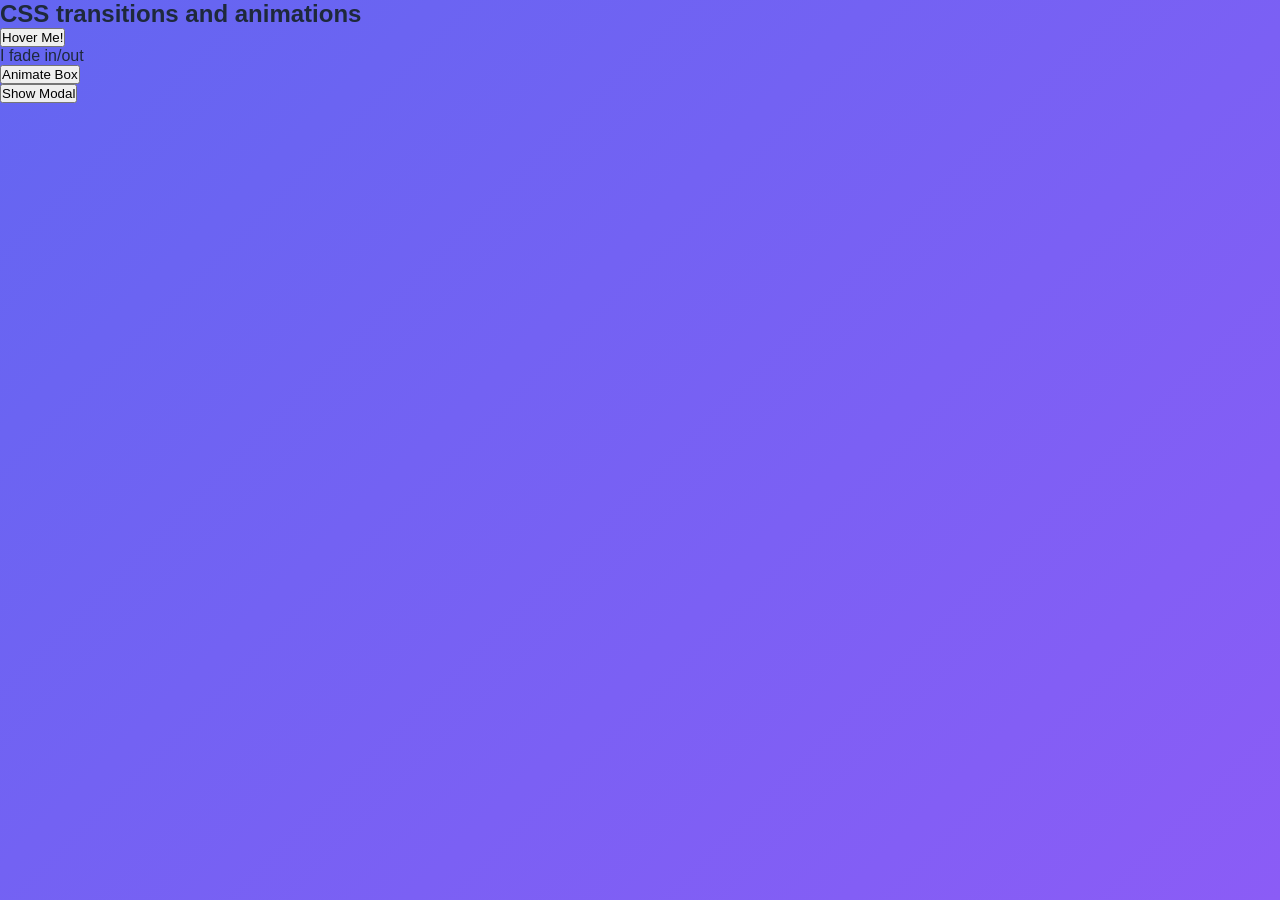
<file: index.htm>
<!DOCTYPE html>
<html lang="en">
<head>
  <meta charset="UTF-8">
  <title>CSS transitions & animations | JavaScript</title>
  <link rel="stylesheet" href="styles.css">

</head>
<body>
  <h2>CSS transitions and animations</h2>

  <!-- CSS Animations -->
  <button class="btn1">Hover Me!</button>
  <div class="fade-box">I fade in/out</div>

  <!-- triggers CSS Animation -->
  <button id="animateBtn">Animate Box</button>
  <div id="animBox" class="box"></div>

  <!-- Modal Example -->
  <button id="showModalBtn">Show Modal</button>
  <div id="modal" class="modal">
    <div class="modal-content">
      <span id="closeModalBtn" class="close">&times;</span>
      <p>This is a sliding modal!</p>
    </div>
  </div>

  <script src="script.js"></script>
</body>
</html>
</file>
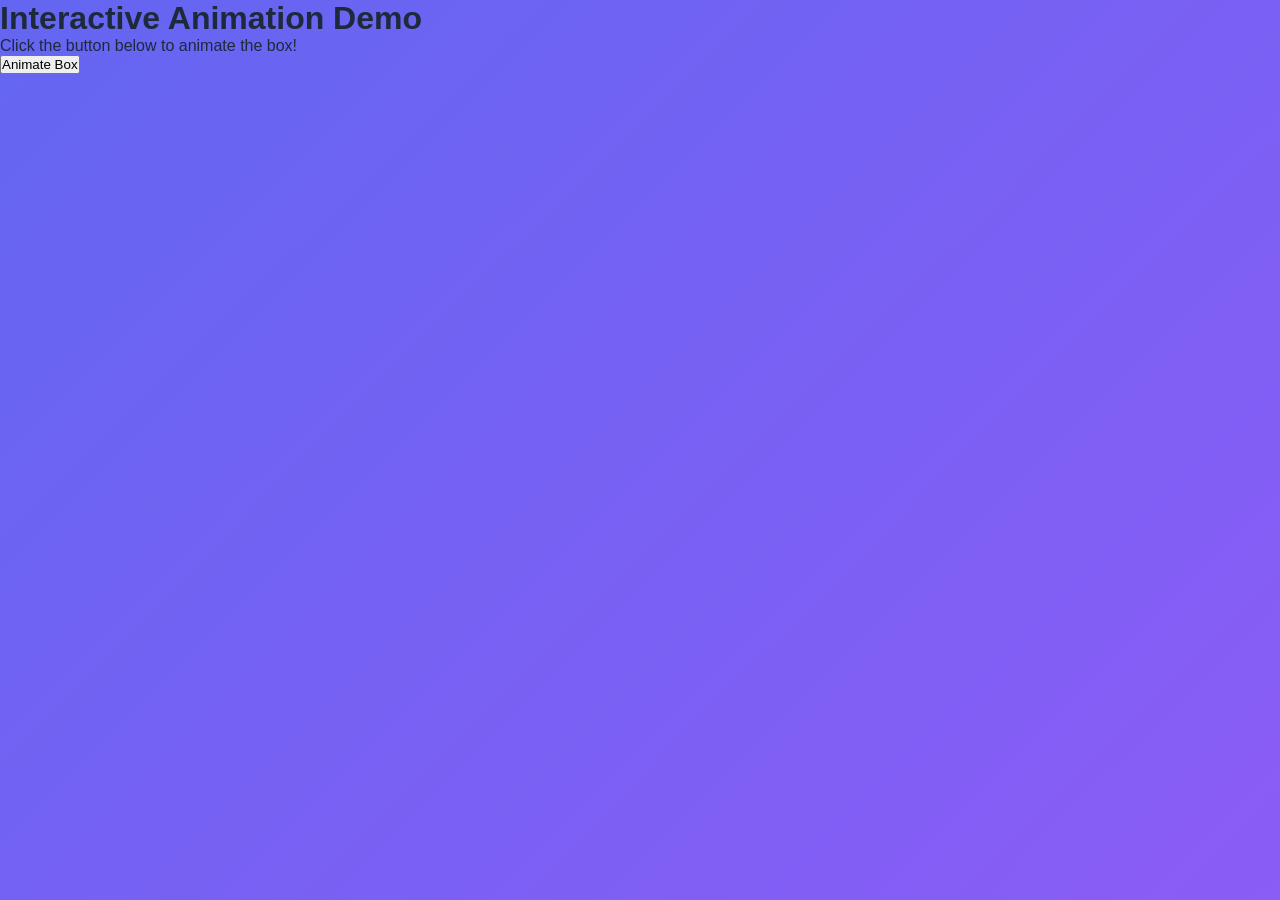
<file: Index.html>
<!DOCTYPE html>
<html lang="en">
<head>
  <meta charset="UTF-8">
  <meta name="viewport" content="width=device-width, initial-scale=1.0">
  <title>Animation Project</title>
  <!-- Link to CSS -->
  <link rel="stylesheet" href="styles.css">
</head>
<body>
  <!-- Structured Content -->
  <h1>Interactive Animation Demo</h1>
  <p>Click the button below to animate the box!</p>

  <!-- Animated Box -->
  <div id="box"></div>

  <!-- Button to Trigger Animation -->
  <button id="animateBtn">Animate Box</button>

  <!-- Script File -->
  <script src="script.js"></script>
</body>
</html>
</file>
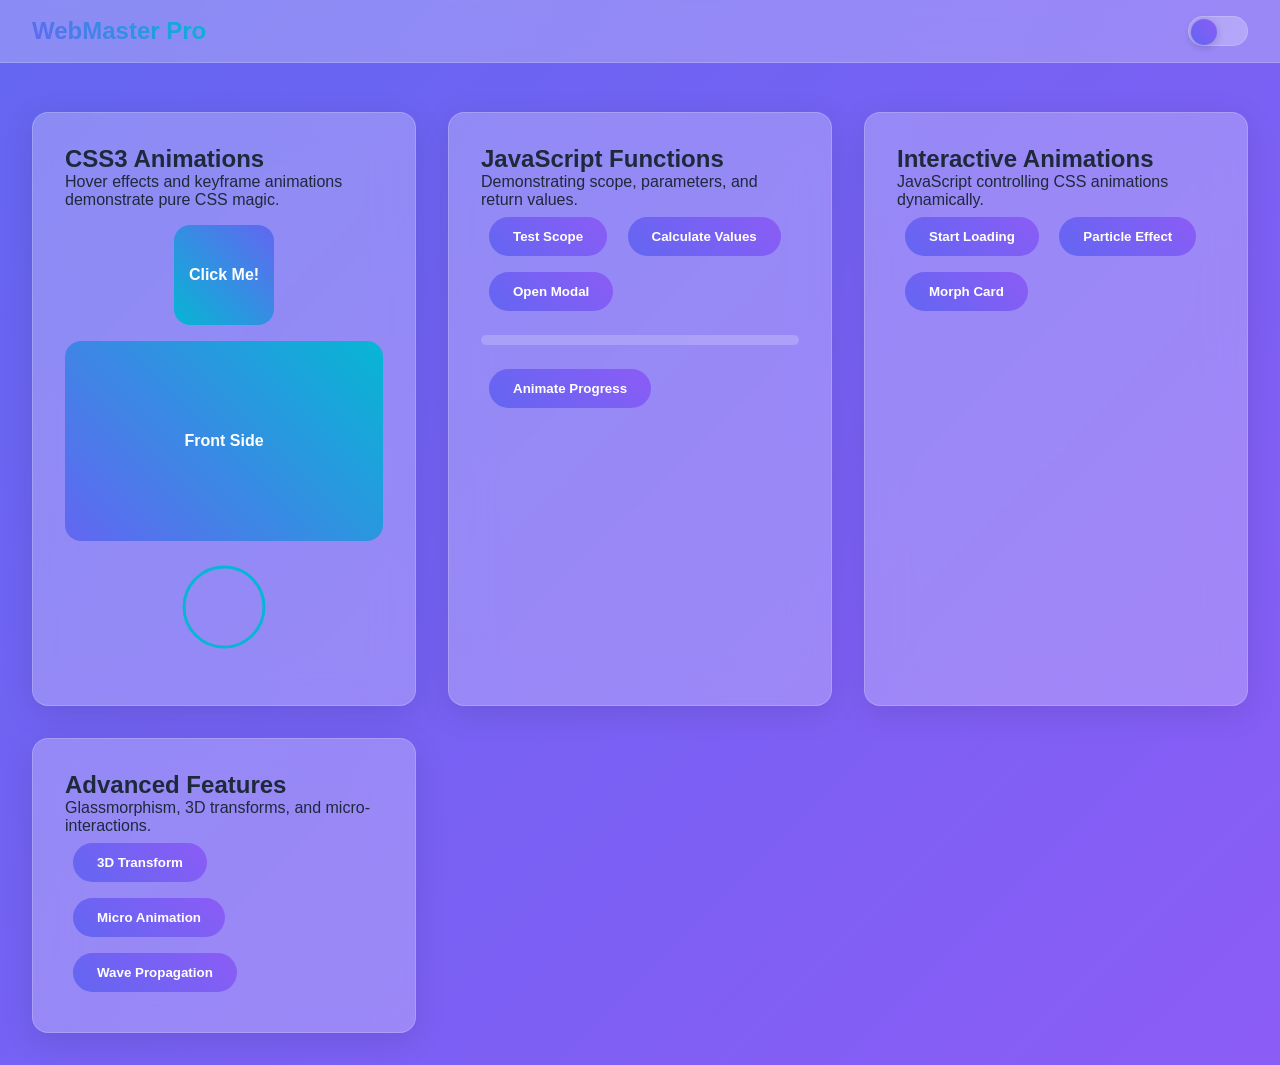
<file: index.html>
<!DOCTYPE html>
<html lang="en">
<head>
    <meta charset="UTF-8">
    <meta name="viewport" content="width=device-width, initial-scale=1.0">
    <meta name="description" content="A web page demonstrating various CSS3 and JavaScript animations including 3D card flip, animated SVG, progress bar, modal, loading spinner, and bounce animation.">
    <meta name="keywords" content="CSS3, JavaScript, Animations, 3D Card Flip, SVG Animation, Progress Bar, Modal, Loading Spinner, Bounce Animation">  
    <meta name="author" content="Aghason Emmanuel">
    <meta name="robots" content="index, follow">
    <meta name="theme-color" content="#6366f1">
    <meta property="og:title" content="CSS3 & JavaScript Animations">
    <meta property="og:description" content="A web page demonstrating various CSS3 and JavaScript animations including 3D card flip, animated SVG, progress bar, modal, loading spinner, and bounce animation.">
    <meta property="og:type" content="website">
    <title>Interactive Web Experience</title>
     <link rel="stylesheet" href="styles.css">
</head>
<body data-theme="light">
    <!-- Animated Background Particles -->
    <div class="bg-particles" id="particles"></div>

    <!-- Header -->
    <header class="header">
        <div class="logo">WebMaster Pro</div>
        <button class="theme-toggle" onclick="toggleTheme()" aria-label="Toggle dark mode">
            <span class="sr-only">Toggle theme</span>
        </button>
    </header>

    <!-- Main Container -->
    <main class="container">
        <!-- CSS Transitions & Keyframe Animations -->
        <section class="glass-card">
            <h2>CSS3 Animations</h2>
            <p>Hover effects and keyframe animations demonstrate pure CSS magic.</p>
            
            <div class="animated-box" onclick="triggerRandomAnimation(this)">
                Click Me!
            </div>
            
            <div class="flip-card" onclick="flipCard(this)">
                <div class="flip-card-inner">
                    <div class="flip-card-front">
                        <p>Front Side</p>
                    </div>
                    <div class="flip-card-back">
                        <p>Back Side</p>
                    </div>
                </div>
            </div>

            <!-- Animated SVG -->
            <svg class="animated-svg" viewBox="0 0 100 100" xmlns="http://www.w3.org/2000/svg">
                <circle class="svg-path" cx="50" cy="50" r="40" stroke="#06b6d4" stroke-width="3" fill="none"/>
            </svg>
        </section>

        <!-- JavaScript Functions Demo -->
        <section class="glass-card">
            <h2>JavaScript Functions</h2>
            <p>Demonstrating scope, parameters, and return values.</p>
            
            <button class="btn" onclick="demonstrateScope()">Test Scope</button>
            <button class="btn" onclick="calculateAndDisplay()">Calculate Values</button>
            <button class="btn" onclick="showModal()">Open Modal</button>
            
            <div id="function-output"></div>
            
            <div class="progress-container">
                <div class="progress-bar" id="progressBar"></div>
            </div>
            
            <button class="btn" onclick="animateProgress()">Animate Progress</button>
        </section>

        <!-- Combined CSS + JavaScript -->
        <section class="glass-card">
            <h2>Interactive Animations</h2>
            <p>JavaScript controlling CSS animations dynamically.</p>
            
            <button class="btn" onclick="startLoadingSequence()">Start Loading</button>
            <button class="btn" onclick="createParticleExplosion(this)">Particle Effect</button>
            <button class="btn" onclick="morphCard(this)">Morph Card</button>
            
            <div class="spinner" id="loadingSpinner"></div>
            
            <div id="particle-container" style="position: relative; height: 100px; overflow: hidden;"></div>
        </section>

        <!-- Advanced Features -->
        <section class="glass-card">
            <h2>Advanced Features</h2>
            <p>Glassmorphism, 3D transforms, and micro-interactions.</p>
            
            <button class="btn" onclick="create3DEffect(this)">3D Transform</button>
            <button class="btn" onclick="triggerMicroInteraction(this)">Micro Animation</button>
            <button class="btn" onclick="waveEffect()">Wave Propagation</button>
        </section>
    </main>

    <!-- Modal -->
    <div id="demoModal" class="modal">
        <div class="modal-content">
            <button class="modal-close" onclick="closeModal()">&times;</button>
            <h3>Function Demonstration</h3>
            <p>This modal demonstrates JavaScript function scope and DOM manipulation.</p>
            <div id="modal-content-dynamic"></div>
            <button class="btn" onclick="updateModalContent()">Update Content</button>
        </div>
    </div>

    <script src="script.js"></script>
</body>
</html>
</file>
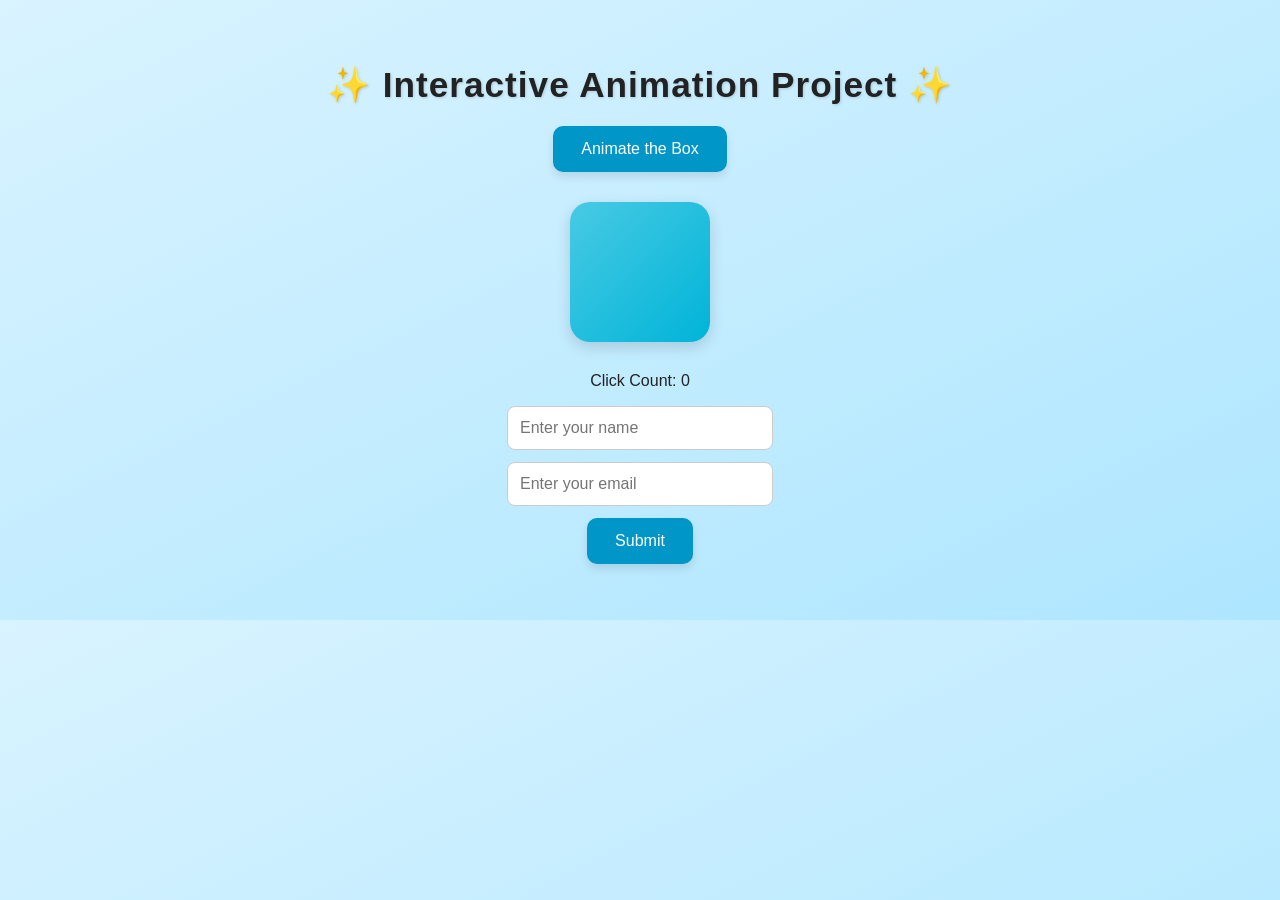
<file: my-animated-projrct/index.html>
<!DOCTYPE html>
<html lang="en">
<head>
  <meta charset="UTF-8">
  <meta name="viewport" content="width=device-width, initial-scale=1.0">
  <title>Interactive CSS & JS Project</title>
  <link rel="stylesheet" href="styles.css">
</head>
<body>

  <h1>✨ Interactive Animation Project ✨</h1>

  <!-- Part 1: Button Hover (CSS Transition) -->
  <button id="animateBtn">Animate the Box</button>

  <!-- Animated Box -->
  <div class="box"></div>

  <!-- Counter Section (JS Functions + Scope Demo) -->
  <p>Click Count: <span id="count">0</span></p>

  <!-- Form Validation -->
  <form id="myForm">
    <input type="text" id="name" placeholder="Enter your name">
    <input type="email" id="email" placeholder="Enter your email">
    <button type="submit">Submit</button>
    <p id="formMessage"></p>
  </form>

  <script src="script.js"></script>
</body>
</html>
</file>
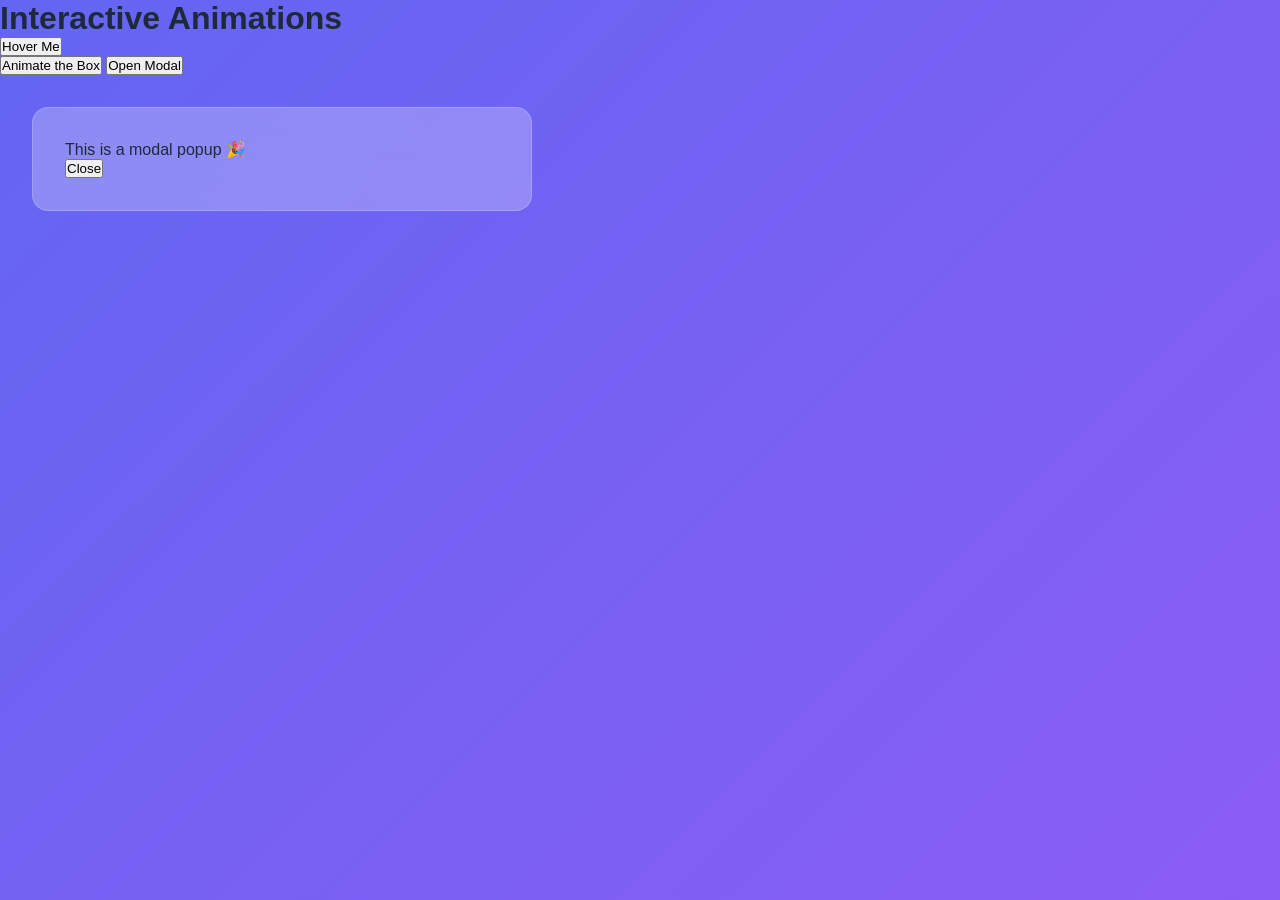
<file: week7.html>
<!DOCTYPE html>
<html lang="en">
<head>
  <meta charset="UTF-8">
  <meta name="viewport" content="width=device-width, initial-scale=1.0">
  <title>Interactive Animation Project</title>
  <link rel="stylesheet" href="styles.css">
</head>
<body>
  <h1> Interactive Animations </h1>

  <button id="animateBtn">Hover Me</button>

  <div id="box"></div>
  <button id="triggerBox">Animate the Box</button>

  <button id="openModal">Open Modal</button>
  <div id="modal" class="hidden">
    <div class="modal-content">
      <p>This is a modal popup 🎉</p>
      <button id="closeModal">Close</button>
    </div>
  </div>

  <script src="scripts.js"></script>
</body>
</html>
</file>
<file: styles.css>
/* CSS Custom Properties for Theme Management */
        :root {
            --primary-color: #6366f1;
            --secondary-color: #8b5cf6;
            --accent-color: #06b6d4;
            --bg-light: #f8fafc;
            --bg-dark: #0f172a;
            --text-light: #1e293b;
            --text-dark: #f1f5f9;
            --glass-bg: rgba(255, 255, 255, 0.25);
            --glass-border: rgba(255, 255, 255, 0.18);
            --shadow-light: rgba(0, 0, 0, 0.1);
            --shadow-dark: rgba(0, 0, 0, 0.5);
            --transition-speed: 0.3s;
            --border-radius: 16px;
        }

        /* Dark theme overrides */
        [data-theme="dark"] {
            --glass-bg: rgba(15, 23, 42, 0.25);
            --glass-border: rgba(255, 255, 255, 0.1);
        }

        /* Global Styles */
        * {
            margin: 0;
            padding: 0;
            box-sizing: border-box;
        }

        body {
            font-family: 'Segoe UI', Tahoma, Geneva, Verdana, sans-serif;
            background: linear-gradient(135deg, var(--primary-color), var(--secondary-color));
            color: var(--text-light);
            min-height: 100vh;
            overflow-x: hidden;
            transition: all var(--transition-speed) ease;
        }

        [data-theme="dark"] body {
            background: linear-gradient(135deg, var(--bg-dark), #1e293b);
            color: var(--text-dark);
        }

        /* Animated Background Particles */
        .bg-particles {
            position: fixed;
            top: 0;
            left: 0;
            width: 100%;
            height: 100%;
            pointer-events: none;
            z-index: -1;
        }

        .particle {
            position: absolute;
            width: 4px;
            height: 4px;
            background: rgba(255, 255, 255, 0.3);
            border-radius: 50%;
            animation: float 6s ease-in-out infinite;
        }

        @keyframes float {
            0%, 100% { transform: translateY(0px) rotate(0deg); }
            50% { transform: translateY(-20px) rotate(180deg); }
        }

        /* Header with Theme Toggle */
        .header {
            position: fixed;
            top: 0;
            width: 100%;
            padding: 1rem 2rem;
            display: flex;
            justify-content: space-between;
            align-items: center;
            backdrop-filter: blur(20px);
            background: var(--glass-bg);
            border-bottom: 1px solid var(--glass-border);
            z-index: 1000;
        }

        .logo {
            font-size: 1.5rem;
            font-weight: bold;
            background: linear-gradient(45deg, var(--primary-color), var(--accent-color));
            background-clip: text;
            -webkit-background-clip: text;
            -webkit-text-fill-color: transparent;
            animation: pulse-glow 2s ease-in-out infinite;
        }

        @keyframes pulse-glow {
            0%, 100% { filter: drop-shadow(0 0 5px rgba(99, 102, 241, 0.3)); }
            50% { filter: drop-shadow(0 0 20px rgba(99, 102, 241, 0.6)); }
        }

        /* Theme Toggle Switch */
        .theme-toggle {
            position: relative;
            width: 60px;
            height: 30px;
            background: var(--glass-bg);
            border-radius: 30px;
            border: 1px solid var(--glass-border);
            cursor: pointer;
            transition: all var(--transition-speed) ease;
        }

        .theme-toggle::before {
            content: '';
            position: absolute;
            width: 26px;
            height: 26px;
            border-radius: 50%;
            background: linear-gradient(45deg, var(--primary-color), var(--secondary-color));
            top: 2px;
            left: 2px;
            transition: transform var(--transition-speed) ease;
            box-shadow: 0 2px 10px rgba(0, 0, 0, 0.2);
        }

        [data-theme="dark"] .theme-toggle::before {
            transform: translateX(30px);
        }

        /* Main Container */
        .container {
            margin-top: 80px;
            padding: 2rem;
            display: grid;
            grid-template-columns: repeat(auto-fit, minmax(320px, 1fr));
            gap: 2rem;
            max-width: 1400px;
            margin-left: auto;
            margin-right: auto;
        }

        /* Glass Card Component */
        .glass-card {
            background: var(--glass-bg);
            backdrop-filter: blur(20px);
            border-radius: var(--border-radius);
            border: 1px solid var(--glass-border);
            padding: 2rem;
            box-shadow: 0 8px 32px var(--shadow-light);
            transition: all var(--transition-speed) ease;
            transform-style: preserve-3d;
            perspective: 1000px;
        }

        .glass-card:hover {
            transform: translateY(-10px) rotateX(5deg);
            box-shadow: 0 20px 40px var(--shadow-dark);
        }

        /* Interactive Buttons */
        .btn {
            background: linear-gradient(45deg, var(--primary-color), var(--secondary-color));
            color: white;
            border: none;
            padding: 12px 24px;
            border-radius: 50px;
            font-weight: 600;
            cursor: pointer;
            transition: all var(--transition-speed) ease;
            position: relative;
            overflow: hidden;
            margin: 0.5rem;
            transform: translateZ(0);
        }

        .btn::before {
            content: '';
            position: absolute;
            top: 0;
            left: -100%;
            width: 100%;
            height: 100%;
            background: linear-gradient(90deg, transparent, rgba(255, 255, 255, 0.2), transparent);
            transition: left 0.5s ease;
        }

        .btn:hover {
            transform: translateY(-3px) scale(1.05);
            box-shadow: 0 10px 25px rgba(0, 0, 0, 0.2);
        }

        .btn:hover::before {
            left: 100%;
        }

        .btn:active {
            transform: translateY(-1px) scale(0.98);
        }

        /* Animated Box for Demonstrations */
        .animated-box {
            width: 100px;
            height: 100px;
            background: linear-gradient(45deg, var(--accent-color), var(--primary-color));
            border-radius: var(--border-radius);
            margin: 1rem auto;
            transition: all var(--transition-speed) ease;
            cursor: pointer;
            display: flex;
            align-items: center;
            justify-content: center;
            color: white;
            font-weight: bold;
        }

        /* Animation Classes */
        .bounce {
            animation: bounce 0.6s ease;
        }

        @keyframes bounce {
            0%, 100% { transform: translateY(0); }
            50% { transform: translateY(-20px); }
        }

        .spin {
            animation: spin 1s ease;
        }

        @keyframes spin {
            from { transform: rotate(0deg); }
            to { transform: rotate(360deg); }
        }

        .shake {
            animation: shake 0.5s ease;
        }

        @keyframes shake {
            0%, 100% { transform: translateX(0); }
            25% { transform: translateX(-10px); }
            75% { transform: translateX(10px); }
        }

        .flip {
            animation: flip 0.6s ease;
        }

        @keyframes flip {
            0% { transform: perspective(400px) rotateY(0); }
            100% { transform: perspective(400px) rotateY(180deg); }
        }

        .pulse {
            animation: pulse 1s ease;
        }

        @keyframes pulse {
            0%, 100% { transform: scale(1); }
            50% { transform: scale(1.2); }
        }

        /* 3D Card Flip */
        .flip-card {
            background-color: transparent;
            width: 100%;
            height: 200px;
            perspective: 1000px;
            margin: 1rem 0;
        }

        .flip-card-inner {
            position: relative;
            width: 100%;
            height: 100%;
            text-align: center;
            transition: transform 0.8s;
            transform-style: preserve-3d;
        }

        .flip-card.flipped .flip-card-inner {
            transform: rotateY(180deg);
        }

        .flip-card-front, .flip-card-back {
            position: absolute;
            width: 100%;
            height: 100%;
            backface-visibility: hidden;
            border-radius: var(--border-radius);
            display: flex;
            align-items: center;
            justify-content: center;
            font-weight: bold;
            cursor: pointer;
        }

        .flip-card-front {
            background: linear-gradient(45deg, var(--primary-color), var(--accent-color));
            color: white;
        }

        .flip-card-back {
            background: linear-gradient(45deg, var(--secondary-color), var(--primary-color));
            color: white;
            transform: rotateY(180deg);
        }

        /* Modal Styles */
        .modal {
            display: none;
            position: fixed;
            z-index: 2000;
            left: 0;
            top: 0;
            width: 100%;
            height: 100%;
            background-color: rgba(0, 0, 0, 0.5);
            backdrop-filter: blur(5px);
        }

        .modal.show {
            display: flex;
            align-items: center;
            justify-content: center;
            animation: modalFadeIn 0.3s ease;
        }

        @keyframes modalFadeIn {
            from { opacity: 0; }
            to { opacity: 1; }
        }

        .modal-content {
            background: var(--glass-bg);
            backdrop-filter: blur(20px);
            border-radius: var(--border-radius);
            padding: 2rem;
            max-width: 500px;
            margin: 2rem;
            border: 1px solid var(--glass-border);
            animation: modalSlideIn 0.3s ease;
            position: relative;
        }

        @keyframes modalSlideIn {
            from { transform: translateY(-50px); opacity: 0; }
            to { transform: translateY(0); opacity: 1; }
        }

        .modal-close {
            position: absolute;
            top: 1rem;
            right: 1rem;
            background: none;
            border: none;
            font-size: 1.5rem;
            cursor: pointer;
            color: var(--text-light);
            transition: transform 0.2s ease;
        }

        [data-theme="dark"] .modal-close {
            color: var(--text-dark);
        }

        .modal-close:hover {
            transform: rotate(90deg);
        }

        /* Progress Bar */
        .progress-container {
            width: 100%;
            height: 10px;
            background: rgba(255, 255, 255, 0.2);
            border-radius: 10px;
            overflow: hidden;
            margin: 1rem 0;
        }

        .progress-bar {
            height: 100%;
            background: linear-gradient(90deg, var(--accent-color), var(--primary-color));
            width: 0%;
            transition: width 0.3s ease;
            border-radius: 10px;
        }

        /* SVG Animation Styles */
        .animated-svg {
            width: 100px;
            height: 100px;
            margin: 1rem auto;
            display: block;
        }

        .svg-path {
            stroke-dasharray: 300;
            stroke-dashoffset: 300;
            animation: draw 2s ease forwards;
        }

        @keyframes draw {
            to { stroke-dashoffset: 0; }
        }

        /* Loading Spinner */
        .spinner {
            width: 50px;
            height: 50px;
            border: 4px solid rgba(255, 255, 255, 0.3);
            border-top: 4px solid var(--primary-color);
            border-radius: 50%;
            animation: spin 1s linear infinite;
            margin: 1rem auto;
            display: none;
        }

        .spinner.active {
            display: block;
        }

        /* Responsive Design */
        @media (max-width: 768px) {
            .container {
                grid-template-columns: 1fr;
                padding: 1rem;
            }
            
            .header {
                padding: 1rem;
            }
            
            .glass-card {
                padding: 1.5rem;
            }
        }

        /* Accessibility Enhancements */
        @media (prefers-reduced-motion: reduce) {
            *, *::before, *::after {
                animation-duration: 0.01ms !important;
                animation-iteration-count: 1 !important;
                transition-duration: 0.01ms !important;
            }
        }

        .sr-only {
            position: absolute;
            width: 1px;
            height: 1px;
            padding: 0;
            margin: -1px;
            overflow: hidden;
            clip: rect(0, 0, 0, 0);
            white-space: nowrap;
            border: 0;
        }
</file>
<file: my-animated-projrct/styles.css>
/* Global Styling */
body {
  font-family: 'Segoe UI', Tahoma, Geneva, Verdana, sans-serif;
  text-align: center;
  margin: 0;
  padding: 40px;
  background: linear-gradient(to bottom right, #d9f3ff, #aee6ff); /* Baby blue gradient */
  color: #222;
  animation: fadeIn 1s ease-in-out;
}

/* Heading */
h1 {
  font-size: 2.2rem;
  margin-bottom: 20px;
  text-shadow: 1px 1px 3px rgba(0, 0, 0, 0.15);
  letter-spacing: 1px;
}

/* Button Styling */
button {
  background: #0096c7;
  color: white;
  padding: 14px 28px;
  border: none;
  border-radius: 10px;
  cursor: pointer;
  transition: background 0.3s ease, transform 0.3s ease, box-shadow 0.3s ease;
  font-size: 1rem;
  box-shadow: 0 5px 8px rgba(0, 0, 0, 0.1);
}

button:hover {
  background: #0077a7;
  transform: scale(1.1) rotate(-1deg);
  box-shadow: 0 8px 15px rgba(0, 0, 0, 0.2);
}

/* Animated Box */
.box {
  width: 140px;
  height: 140px;
  margin: 30px auto;
  background: linear-gradient(135deg, #48cae4, #00b4d8);
  border-radius: 20px;
  box-shadow: 0 5px 15px rgba(0, 0, 0, 0.15);
  transition: transform 0.3s ease, background 0.3s ease, box-shadow 0.3s ease;
}

.box:hover {
  transform: scale(1.05);
  box-shadow: 0 10px 20px rgba(0, 0, 0, 0.2);
}

.bounce {
  animation: bounce 0.6s ease;
}

/* Bounce Animation */
@keyframes bounce {
  0% { transform: translateY(0); }
  40% { transform: translateY(-35px) scale(1.1); }
  60% { transform: translateY(10px) scale(0.95); }
  100% { transform: translateY(0) scale(1); }
}

/* Input Styling */
input {
  display: block;
  margin: 12px auto;
  padding: 12px;
  width: 240px;
  border: 1px solid #ccc;
  border-radius: 8px;
  font-size: 1rem;
  transition: border 0.3s ease, box-shadow 0.3s ease;
}

input:focus {
  border: 1px solid #0096c7;
  outline: none;
  box-shadow: 0 0 6px rgba(0, 150, 199, 0.4);
}

/* Message Styling */
#formMessage {
  margin-top: 12px;
  font-weight: bold;
  transition: color 0.3s ease, opacity 0.3s ease;
  opacity: 0;
}

#formMessage.show {
  opacity: 1;
}

/* Fade-in for whole page */
@keyframes fadeIn {
  from { opacity: 0; transform: translateY(10px); }
  to { opacity: 1; transform: translateY(0); }
}
</file>
